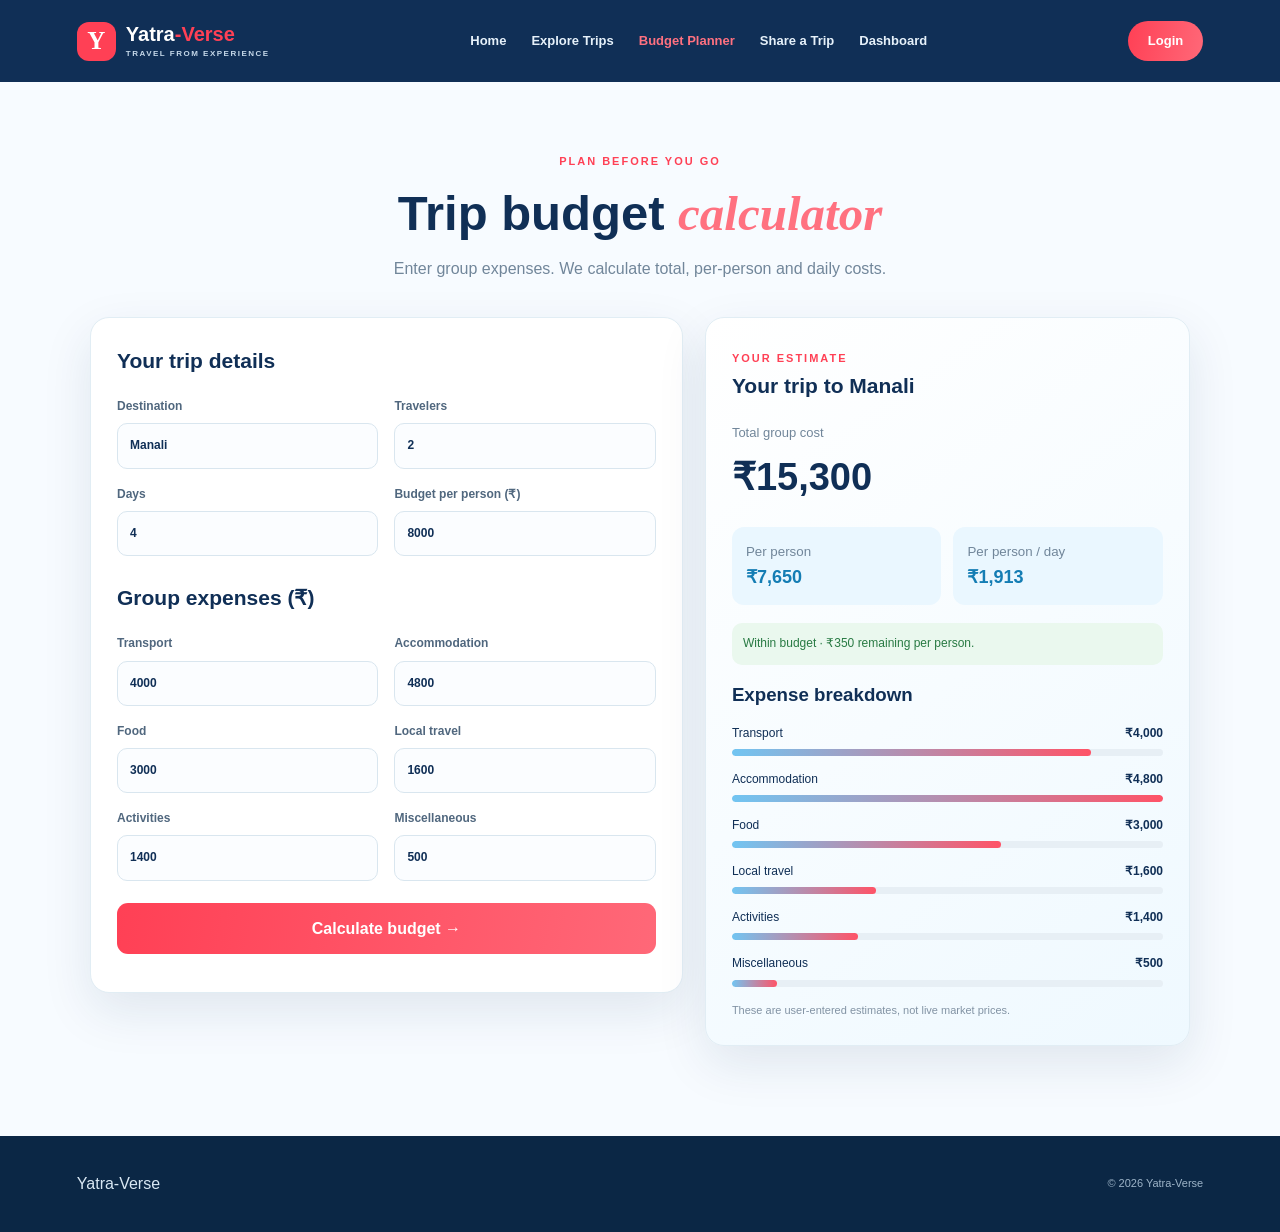
<file: budget.html>
<!DOCTYPE html><html lang="en"><head><meta charset="UTF-8"><meta name="viewport" content="width=device-width,initial-scale=1"><title>Budget Planner | Yatra-Verse</title><link rel="stylesheet" href="style.css"></head><body>
<header class="site-header"><a class="brand" href="index.html"><span class="brand-mark">Y</span><span>Yatra<span class="brand-red">-Verse</span><small>TRAVEL FROM EXPERIENCE</small></span></a><button class="menu-toggle">☰</button><nav class="nav"><a href="index.html">Home</a><a href="trips.html">Explore Trips</a><a class="active" href="budget.html">Budget Planner</a><a href="submit-trip.html">Share a Trip</a><a href="dashboard.html">Dashboard</a></nav><a class="btn btn-small" href="login.html">Login</a></header>
<main class="page-main"><div class="page-title"><span class="eyebrow">PLAN BEFORE YOU GO</span><h1>Trip budget <em>calculator</em></h1><p>Enter group expenses. We calculate total, per-person and daily costs.</p></div>
<div class="budget-layout"><form class="panel" id="budget-form"><h2>Your trip details</h2><div class="form-grid"><label>Destination<input id="b-destination" value="Manali" required></label><label>Travelers<input id="b-travelers" type="number" min="1" value="2" required></label><label>Days<input id="b-days" type="number" min="1" value="4" required></label><label>Budget per person (₹)<input id="b-limit" type="number" min="0" value="8000"></label></div><h2 class="subhead">Group expenses (₹)</h2><div class="form-grid"><label>Transport<input class="expense" id="b-transport" type="number" min="0" value="4000"></label><label>Accommodation<input class="expense" id="b-stay" type="number" min="0" value="4800"></label><label>Food<input class="expense" id="b-food" type="number" min="0" value="3000"></label><label>Local travel<input class="expense" id="b-local" type="number" min="0" value="1600"></label><label>Activities<input class="expense" id="b-activities" type="number" min="0" value="1400"></label><label>Miscellaneous<input class="expense" id="b-misc" type="number" min="0" value="500"></label></div><button class="btn full" type="submit">Calculate budget →</button><p class="error" id="budget-error"></p></form>
<section class="panel result-panel"><span class="eyebrow">YOUR ESTIMATE</span><h2 id="b-result-name">Your trip to Manali</h2><p class="muted">Total group cost</p><div class="big-number" id="b-total">₹15,300</div><div class="stats"><div><small>Per person</small><strong id="b-person">₹7,650</strong></div><div><small>Per person / day</small><strong id="b-daily">₹1,913</strong></div></div><p class="status" id="b-status"></p><h3>Expense breakdown</h3><div id="b-breakdown"></div><p class="demo-note">These are user-entered estimates, not live market prices.</p></section></div></main><footer class="footer"><a href="index.html">Yatra-Verse</a><p>© 2026 Yatra-Verse</p></footer><script src="app.js"></script></body></html>
</file>
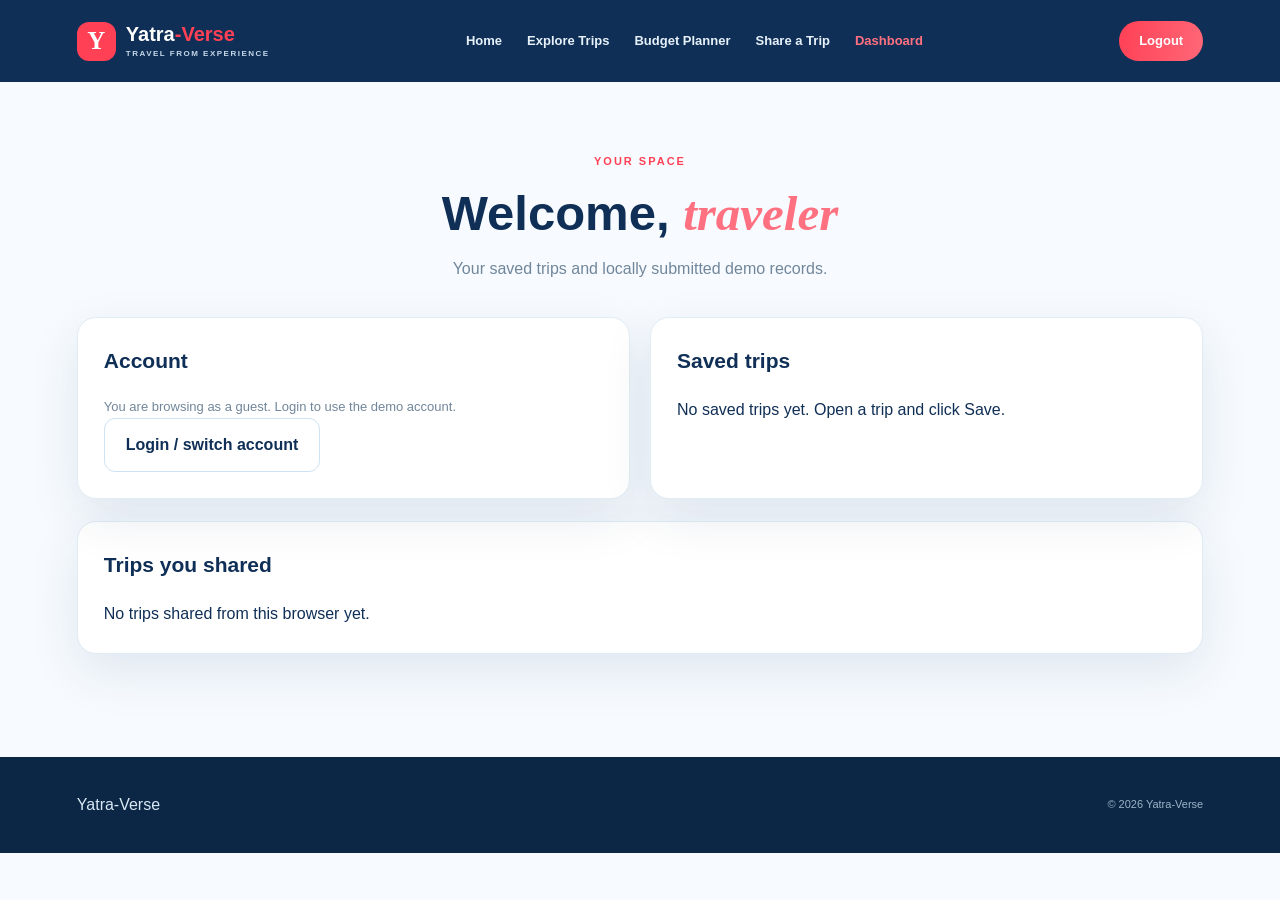
<file: dashboard.html>
<!DOCTYPE html><html lang="en"><head><meta charset="UTF-8"><meta name="viewport" content="width=device-width,initial-scale=1"><title>Dashboard | Yatra-Verse</title><link rel="stylesheet" href="style.css"></head><body><header class="site-header"><a class="brand" href="index.html"><span class="brand-mark">Y</span><span>Yatra<span class="brand-red">-Verse</span><small>TRAVEL FROM EXPERIENCE</small></span></a><button class="menu-toggle">☰</button><nav class="nav"><a href="index.html">Home</a><a href="trips.html">Explore Trips</a><a href="budget.html">Budget Planner</a><a href="submit-trip.html">Share a Trip</a><a class="active" href="dashboard.html">Dashboard</a></nav><button class="btn btn-small" id="logout-btn">Logout</button></header><main class="page-main"><div class="page-title"><span class="eyebrow">YOUR SPACE</span><h1>Welcome, <em id="dash-name">traveler</em></h1><p>Your saved trips and locally submitted demo records.</p></div><div class="dashboard-grid"><section class="panel"><h2>Account</h2><p id="dash-email" class="muted">Not logged in</p><a class="btn btn-outline" href="login.html">Login / switch account</a></section><section class="panel"><h2>Saved trips</h2><div id="saved-trips">No saved trips yet.</div></section></div><section class="panel"><h2>Trips you shared</h2><div id="my-trips"></div></section></main><footer class="footer"><a href="index.html">Yatra-Verse</a><p>© 2026 Yatra-Verse</p></footer><script src="app.js"></script></body></html>
</file>
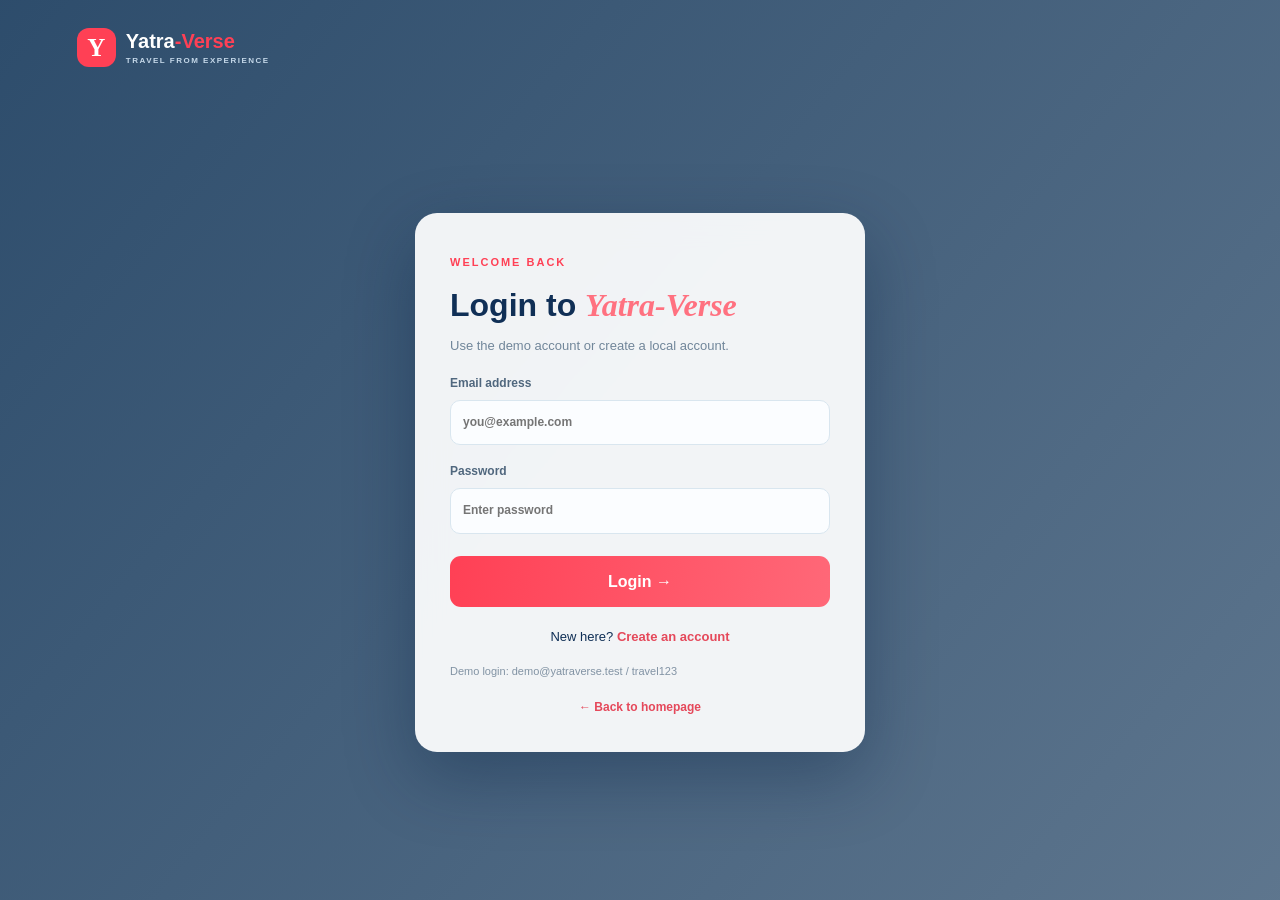
<file: login.html>
<!DOCTYPE html><html lang="en"><head><meta charset="UTF-8"><meta name="viewport" content="width=device-width,initial-scale=1"><title>Login | Yatra-Verse</title><link rel="stylesheet" href="style.css"></head><body class="auth-body"><a class="auth-brand brand" href="index.html"><span class="brand-mark">Y</span><span>Yatra<span class="brand-red">-Verse</span><small>TRAVEL FROM EXPERIENCE</small></span></a><main class="auth-wrap"><form class="auth-card" id="login-form"><span class="eyebrow">WELCOME BACK</span><h1>Login to <em>Yatra-Verse</em></h1><p class="muted">Use the demo account or create a local account.</p><label>Email address<input id="login-email" type="email" placeholder="you@example.com" required></label><label>Password<input id="login-password" type="password" placeholder="Enter password" required minlength="4"></label><button class="btn full" type="submit">Login →</button><p class="error" id="login-message"></p><p class="auth-switch">New here? <a href="signup.html">Create an account</a></p><p class="demo-note">Demo login: demo@yatraverse.test / travel123</p><a class="back-link" href="index.html">← Back to homepage</a></form></main><script src="app.js"></script></body></html>
</file>
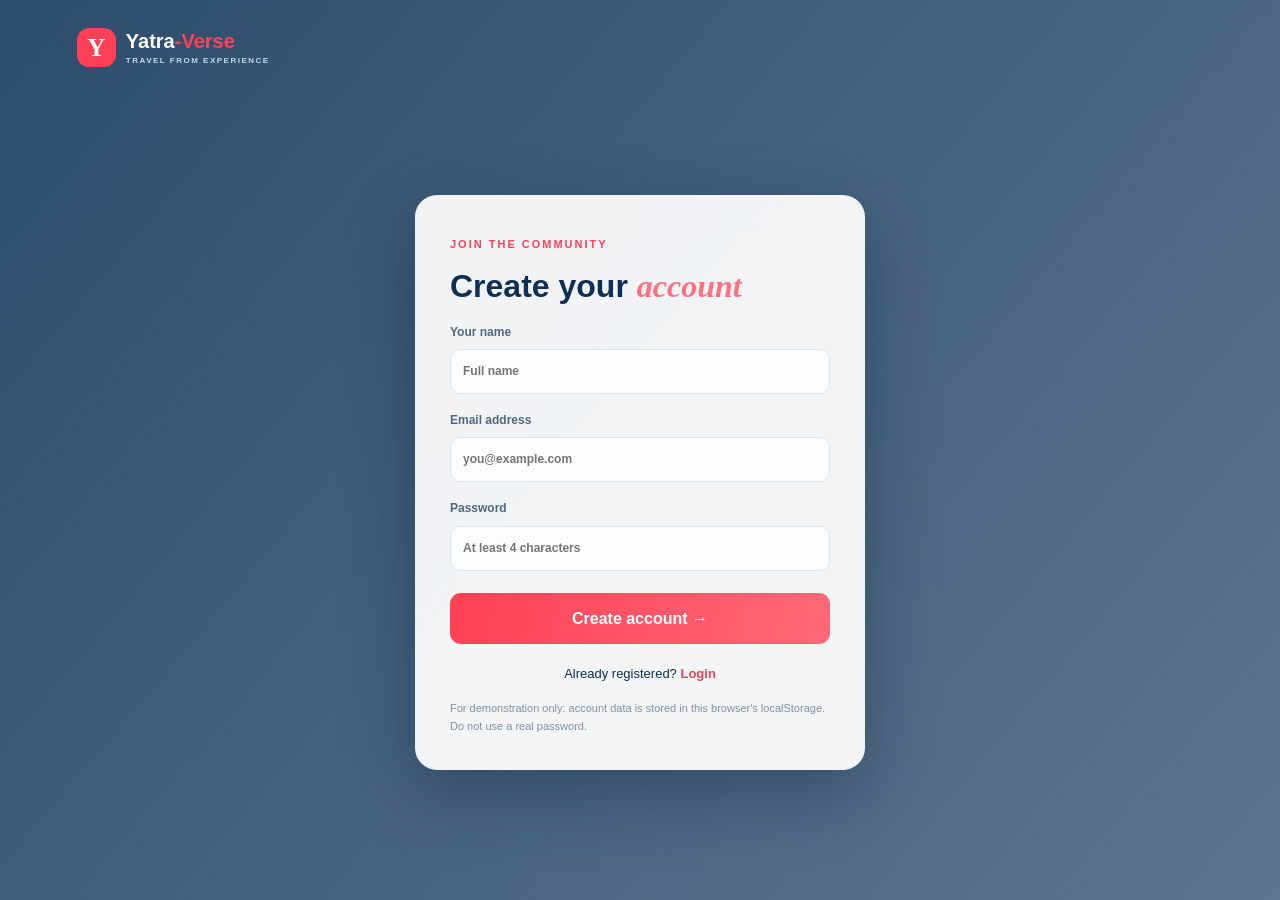
<file: signup.html>
<!DOCTYPE html><html lang="en"><head><meta charset="UTF-8"><meta name="viewport" content="width=device-width,initial-scale=1"><title>Create Account | Yatra-Verse</title><link rel="stylesheet" href="style.css"></head><body class="auth-body"><a class="auth-brand brand" href="index.html"><span class="brand-mark">Y</span><span>Yatra<span class="brand-red">-Verse</span><small>TRAVEL FROM EXPERIENCE</small></span></a><main class="auth-wrap"><form class="auth-card" id="signup-form"><span class="eyebrow">JOIN THE COMMUNITY</span><h1>Create your <em>account</em></h1><label>Your name<input id="signup-name" required placeholder="Full name"></label><label>Email address<input id="signup-email" type="email" required placeholder="you@example.com"></label><label>Password<input id="signup-password" type="password" minlength="4" required placeholder="At least 4 characters"></label><button class="btn full" type="submit">Create account →</button><p class="error" id="signup-message"></p><p class="auth-switch">Already registered? <a href="login.html">Login</a></p><p class="demo-note">For demonstration only: account data is stored in this browser's localStorage. Do not use a real password.</p></form></main><script src="app.js"></script></body></html>
</file>
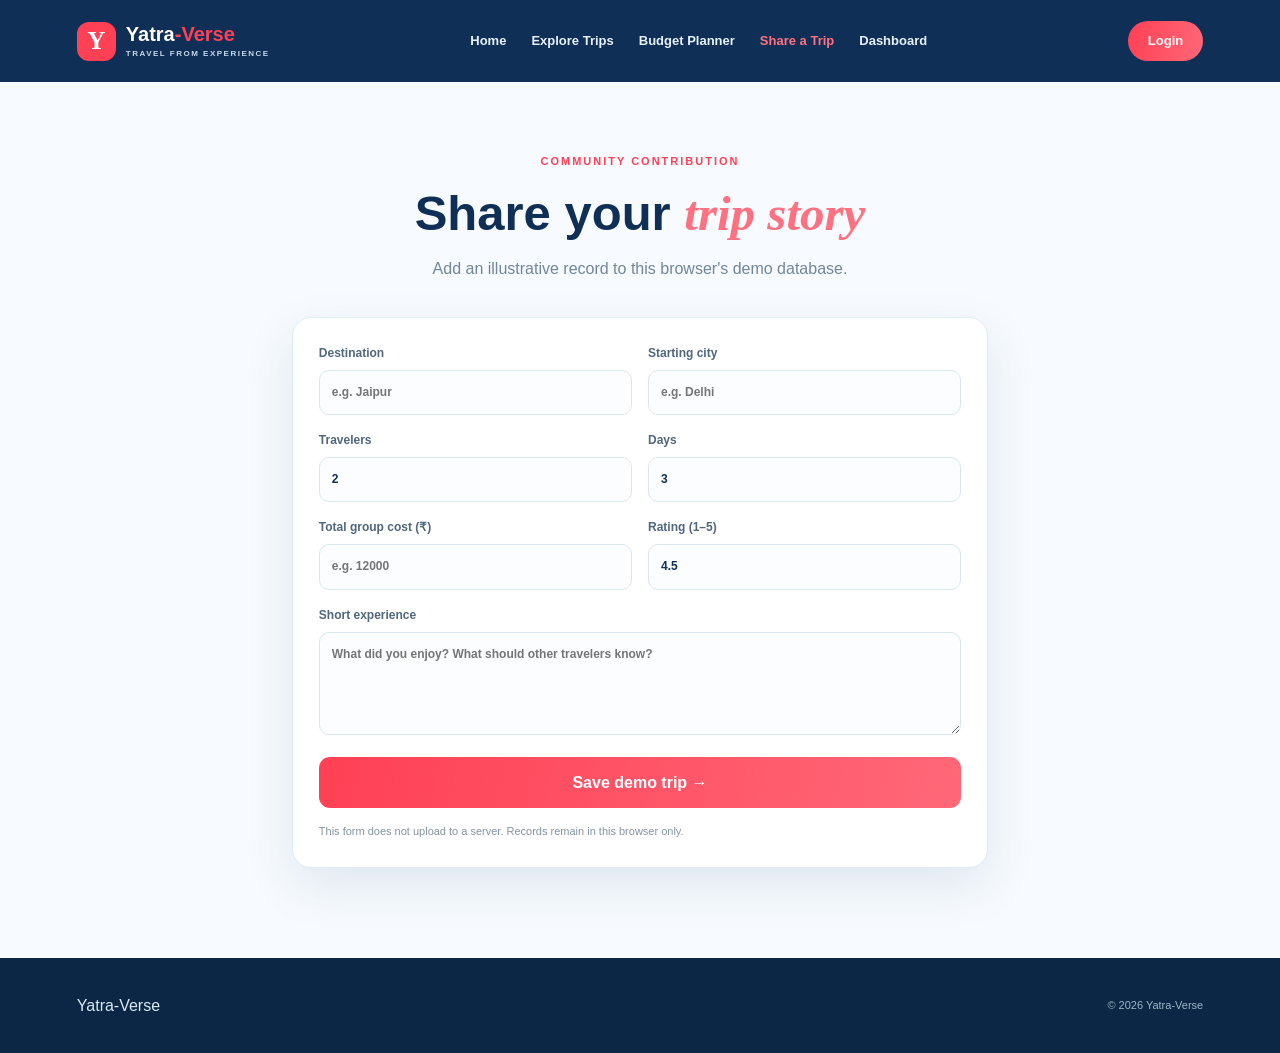
<file: submit-trip.html>
<!DOCTYPE html><html lang="en"><head><meta charset="UTF-8"><meta name="viewport" content="width=device-width,initial-scale=1"><title>Share a Trip | Yatra-Verse</title><link rel="stylesheet" href="style.css"></head><body><header class="site-header"><a class="brand" href="index.html"><span class="brand-mark">Y</span><span>Yatra<span class="brand-red">-Verse</span><small>TRAVEL FROM EXPERIENCE</small></span></a><button class="menu-toggle">☰</button><nav class="nav"><a href="index.html">Home</a><a href="trips.html">Explore Trips</a><a href="budget.html">Budget Planner</a><a class="active" href="submit-trip.html">Share a Trip</a><a href="dashboard.html">Dashboard</a></nav><a class="btn btn-small" href="login.html">Login</a></header><main class="page-main narrow"><div class="page-title"><span class="eyebrow">COMMUNITY CONTRIBUTION</span><h1>Share your <em>trip story</em></h1><p>Add an illustrative record to this browser's demo database.</p></div><form class="panel" id="submit-trip-form"><div class="form-grid"><label>Destination<input id="s-destination" required placeholder="e.g. Jaipur"></label><label>Starting city<input id="s-origin" required placeholder="e.g. Delhi"></label><label>Travelers<input id="s-travelers" type="number" min="1" value="2" required></label><label>Days<input id="s-days" type="number" min="1" value="3" required></label><label>Total group cost (₹)<input id="s-cost" type="number" min="0" required placeholder="e.g. 12000"></label><label>Rating (1–5)<input id="s-rating" type="number" min="1" max="5" step=".1" value="4.5"></label><label class="wide">Short experience<textarea id="s-description" rows="4" required placeholder="What did you enjoy? What should other travelers know?"></textarea></label></div><button class="btn full" type="submit">Save demo trip →</button><p class="error" id="submit-message"></p><p class="demo-note">This form does not upload to a server. Records remain in this browser only.</p></form></main><footer class="footer"><a href="index.html">Yatra-Verse</a><p>© 2026 Yatra-Verse</p></footer><script src="app.js"></script></body></html>
</file>
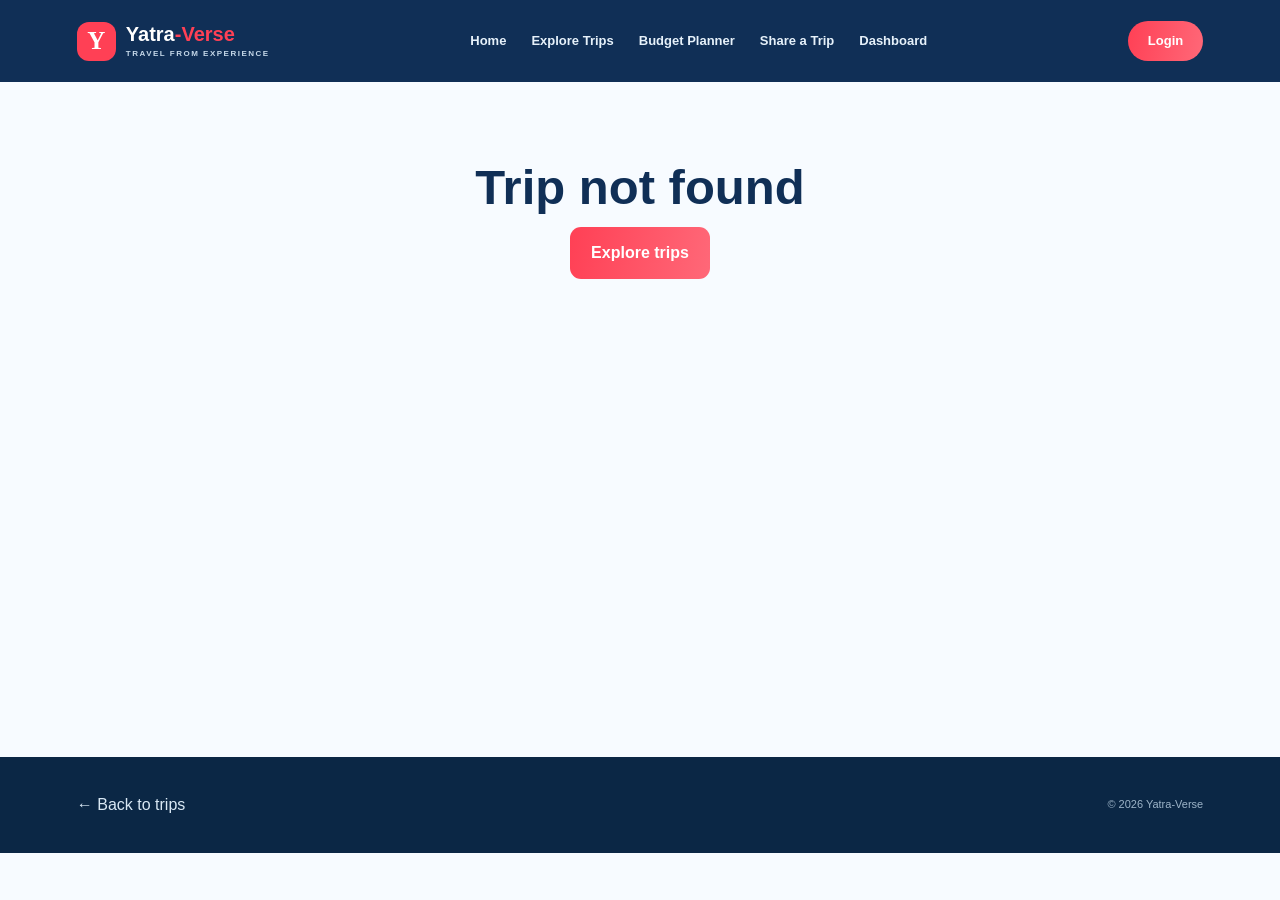
<file: trip-details.html>
<!DOCTYPE html><html lang="en"><head><meta charset="UTF-8"><meta name="viewport" content="width=device-width,initial-scale=1"><title>Trip Details | Yatra-Verse</title><link rel="stylesheet" href="style.css"></head><body>
<header class="site-header"><a class="brand" href="index.html"><span class="brand-mark">Y</span><span>Yatra<span class="brand-red">-Verse</span><small>TRAVEL FROM EXPERIENCE</small></span></a><button class="menu-toggle">☰</button><nav class="nav"><a href="index.html">Home</a><a href="trips.html">Explore Trips</a><a href="budget.html">Budget Planner</a><a href="submit-trip.html">Share a Trip</a><a href="dashboard.html">Dashboard</a></nav><a class="btn btn-small" href="login.html">Login</a></header>
<main class="page-main" id="trip-detail"><div class="page-title"><span class="eyebrow">TRIP RECORD</span><h1>Loading trip…</h1></div></main><footer class="footer"><a href="trips.html">← Back to trips</a><p>© 2026 Yatra-Verse</p></footer><script src="app.js"></script></body></html>
</file>
<file: style.css>
/* Yatra-Verse shared theme: red + light blue */
:root{--navy:#102f56;--blue:#eaf7ff;--blue2:#bfe7ff;--red:#ff4055;--muted:#71869a;--white:#fff;--shadow:0 18px 50px rgba(16,47,86,.10)}
*{box-sizing:border-box;margin:0;padding:0}html{scroll-behavior:smooth}body{font-family:"DM Sans",Arial,sans-serif;color:var(--navy);background:#f7fbff;line-height:1.6}button,input,select,textarea{font:inherit}a{color:inherit;text-decoration:none}.site-header{height:82px;padding:0 6%;display:flex;align-items:center;justify-content:space-between;background:#102f56;position:relative;z-index:10}.brand{display:flex;align-items:center;gap:10px;color:white;font-weight:800;font-size:20px;line-height:1.1}.brand small{display:block;font-size:8px;letter-spacing:1.5px;color:#c5d8e9;margin-top:5px}.brand-mark{display:grid;place-items:center;width:39px;height:39px;border-radius:12px;background:var(--red);color:white;font-family:Georgia;font-size:25px}.brand-red{color:var(--red)}.nav{display:flex;gap:25px}.nav a{color:#e6f1fa;font-size:13px;font-weight:700}.nav a:hover,.nav a.active{color:#ff7180}.btn{border:0;border-radius:11px;padding:13px 21px;background:linear-gradient(100deg,#ff4055,#ff6878);color:white;font-weight:800;display:inline-flex;align-items:center;justify-content:center;cursor:pointer;transition:.2s}.btn:hover{transform:translateY(-2px);box-shadow:0 10px 25px #ff405533}.btn-small{padding:10px 20px;border-radius:25px;font-size:13px}.btn-outline{background:white;color:var(--navy);border:1px solid #cfe3f2}.btn-white{background:white;color:var(--red)}.menu-toggle{display:none;background:none;border:0;color:white;font-size:25px}.hero{min-height:690px;display:grid;place-items:center;padding:100px 6% 80px;position:relative;isolation:isolate;background:url("https://images.unsplash.com/photo-1500530855697-b586d89ba3ee?auto=format&fit=crop&w=2200&q=85") center/cover}.hero-shade{position:absolute;inset:0;background:linear-gradient(90deg,#082b4de8,#082b4d9c);z-index:-1}.hero-content{width:min(1100px,100%);text-align:center;color:white}.eyebrow{font-size:11px;letter-spacing:2px;font-weight:800;color:var(--red)}.eyebrow.light{color:#bfe7ff}.hero h1{font-size:clamp(42px,6vw,76px);line-height:1.08;margin:20px auto;max-width:850px}.hero h1 em,.page-title em,.section-head em,.auth-card h1 em{font-family:"Playfair Display",Georgia,serif;color:#ff7180}.hero-content>p{max-width:650px;margin:0 auto 28px;color:#e4eef7}.planner-panel{display:grid;grid-template-columns:1.4fr .7fr .7fr 1fr auto;gap:12px;align-items:end;padding:20px;background:#ffffffef;border-radius:20px;box-shadow:var(--shadow);text-align:left;color:var(--navy)}label{display:flex;flex-direction:column;gap:7px;font-size:12px;font-weight:700;color:#50677e}input,select,textarea{width:100%;padding:12px;border:1px solid #d9e6ef;border-radius:10px;background:#fbfdff;color:var(--navy);outline:none}input:focus,select:focus,textarea:focus{border-color:#62b9ed;box-shadow:0 0 0 3px #62b9ed22}.demo-note{font-size:11px;color:#8293a4;margin-top:15px}.section{padding:85px 6%}.soft{background:linear-gradient(180deg,#f7fbff,#eaf7ff)}.section-head,.page-title{text-align:center;max-width:720px;margin:0 auto 42px}.section-head h2,.page-title h1{font-size:clamp(32px,4vw,49px);line-height:1.15;margin:12px 0;color:var(--navy)}.section-head p,.page-title p{color:var(--muted);margin-top:14px}.feature-grid,.trip-grid{display:grid;grid-template-columns:repeat(3,minmax(0,1fr));gap:22px;max-width:1120px;margin:0 auto}.feature,.panel,.trip-card{background:white;border:1px solid #e1edf4;border-radius:19px;padding:26px;box-shadow:var(--shadow)}.feature-icon{width:55px;height:55px;display:grid;place-items:center;background:var(--blue);border-radius:15px;font-size:25px;margin-bottom:17px}.feature h3{margin-bottom:8px}.feature p,.trip-card p{color:var(--muted);font-size:13px}.trip-card{padding:0;overflow:hidden}.trip-card img{width:100%;height:190px;object-fit:cover;display:block}.trip-card-body{padding:20px}.trip-card h3{margin-bottom:6px}.trip-meta{display:flex;justify-content:space-between;gap:10px;margin:15px 0;color:#54718a;font-size:12px}.trip-price{font-weight:800;color:var(--red)}.trip-card .btn{width:100%;margin-top:8px}.center{text-align:center;margin-top:32px}.cta{padding:55px 8%;background:linear-gradient(110deg,#10365e,#17648e);display:flex;justify-content:space-between;align-items:center;gap:25px;color:white}.cta h2{font-size:32px;margin:8px 0}.cta p{color:#c9e0f0}.footer{background:#0b2745;color:#d9e8f4;padding:35px 6%;display:flex;justify-content:space-between;align-items:center;gap:20px;flex-wrap:wrap}.footer>div{display:flex;gap:20px;font-size:13px}.footer p{font-size:11px;color:#9db4c8}.brand-footer{font-size:18px}.page-main{min-height:75vh;padding:65px 6% 90px}.page-title{margin-bottom:35px}.filter-bar{display:flex;gap:12px;max-width:1120px;margin:0 auto 25px}.filter-bar input{max-width:420px}.filter-bar select{max-width:260px}.narrow{max-width:850px;margin:auto}.budget-layout{display:grid;grid-template-columns:1.1fr .9fr;gap:22px;max-width:1100px;margin:auto;align-items:start}.panel h2{font-size:21px;margin-bottom:20px}.subhead{margin-top:25px}.form-grid{display:grid;grid-template-columns:repeat(2,minmax(0,1fr));gap:16px}.form-grid .wide{grid-column:1/-1}.full{width:100%;margin-top:22px}.result-panel{background:linear-gradient(145deg,#fff,#eff9ff)}.muted{color:var(--muted);font-size:13px}.big-number{font-size:38px;font-weight:800;margin:3px 0 20px}.stats{display:grid;grid-template-columns:1fr 1fr;gap:12px;margin-bottom:18px}.stats>div{padding:14px;border-radius:12px;background:#eaf7ff}.stats small,.stats strong{display:block}.stats small{color:var(--muted)}.stats strong{font-size:18px;color:#147db4}.status{padding:11px;border-radius:10px;background:#eaf8ee;color:#287a43;font-size:12px;margin:15px 0}.status.over{background:#fff0ed;color:#b8333e}.bar-row{margin:14px 0}.bar-label{display:flex;justify-content:space-between;font-size:12px;margin-bottom:6px}.bar-track{height:7px;background:#e7eff5;border-radius:9px;overflow:hidden}.bar-fill{height:100%;background:linear-gradient(90deg,#71c5f2,#ff5367);border-radius:9px}.error{color:#c62828;font-size:12px;margin-top:12px}.auth-body{min-height:100vh;background:linear-gradient(130deg,#0d3155dd,#0d3155aa),url("https://images.unsplash.com/photo-1501785888041-af3ef285b470?auto=format&fit=crop&w=1800&q=80") center/cover}.auth-brand{position:absolute;top:28px;left:6%}.auth-wrap{min-height:100vh;display:grid;place-items:center;padding:100px 18px 35px}.auth-card{width:min(450px,100%);background:#ffffffed;backdrop-filter:blur(15px);border-radius:22px;padding:35px;box-shadow:0 25px 70px #001c3d55}.auth-card h1{font-size:32px;line-height:1.2;margin:12px 0}.auth-card label{margin-top:17px}.auth-switch{text-align:center;margin-top:20px;font-size:13px}.auth-switch a,.back-link{color:#e5485a;font-weight:800}.back-link{display:block;text-align:center;margin-top:17px;font-size:12px}.dashboard-grid{display:grid;grid-template-columns:1fr 1fr;gap:20px;margin-bottom:22px}.saved-item{padding:12px 0;border-bottom:1px solid #edf1f5;font-size:13px}.saved-item:last-child{border:0}
@media(max-width:950px){.nav{gap:13px}.nav a{font-size:12px}.planner-panel{grid-template-columns:repeat(2,1fr)}.planner-panel .btn{grid-column:1/-1}.budget-layout{grid-template-columns:1fr}.feature-grid,.trip-grid{grid-template-columns:repeat(2,minmax(0,1fr))}}
@media(max-width:700px){.site-header{height:72px}.menu-toggle{display:block;margin-left:auto;margin-right:12px}.nav{display:none;position:absolute;top:72px;left:4%;right:4%;padding:20px;background:#102f56;border-radius:0 0 16px 16px;flex-direction:column;gap:18px}.nav.open{display:flex}.site-header>.btn{padding:9px 14px}.hero{min-height:720px;padding:95px 5% 65px}.planner-panel{grid-template-columns:1fr 1fr}.planner-panel label:first-child{grid-column:1/-1}.feature-grid,.trip-grid,.dashboard-grid{grid-template-columns:1fr}.cta{align-items:flex-start;flex-direction:column}.footer{flex-direction:column;text-align:center}.footer>div{flex-wrap:wrap;justify-content:center}.filter-bar{flex-direction:column}.filter-bar input,.filter-bar select{max-width:none}}
@media(max-width:430px){.planner-panel{grid-template-columns:1fr}.planner-panel label:first-child{grid-column:auto}.auth-card{padding:25px 20px}.form-grid{grid-template-columns:1fr}.form-grid .wide{grid-column:auto}.big-number{font-size:32px}}
</file>
